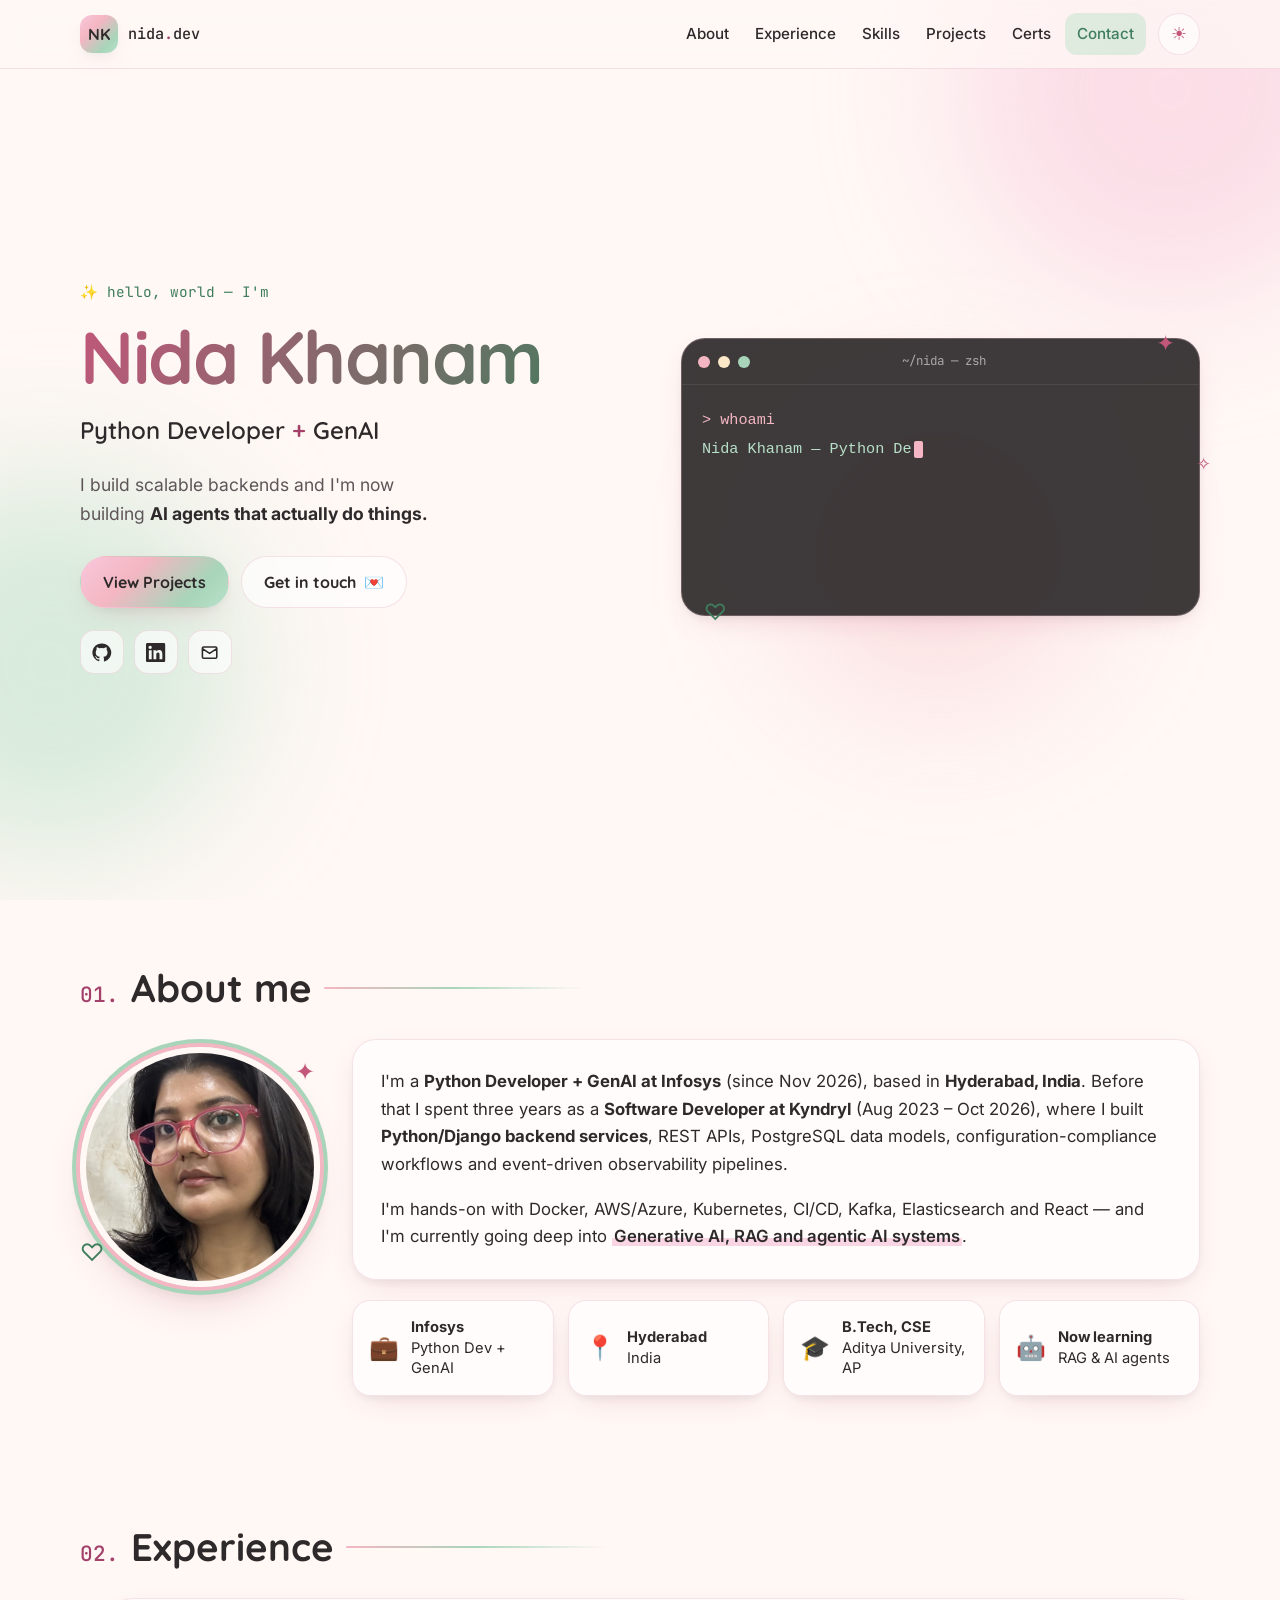
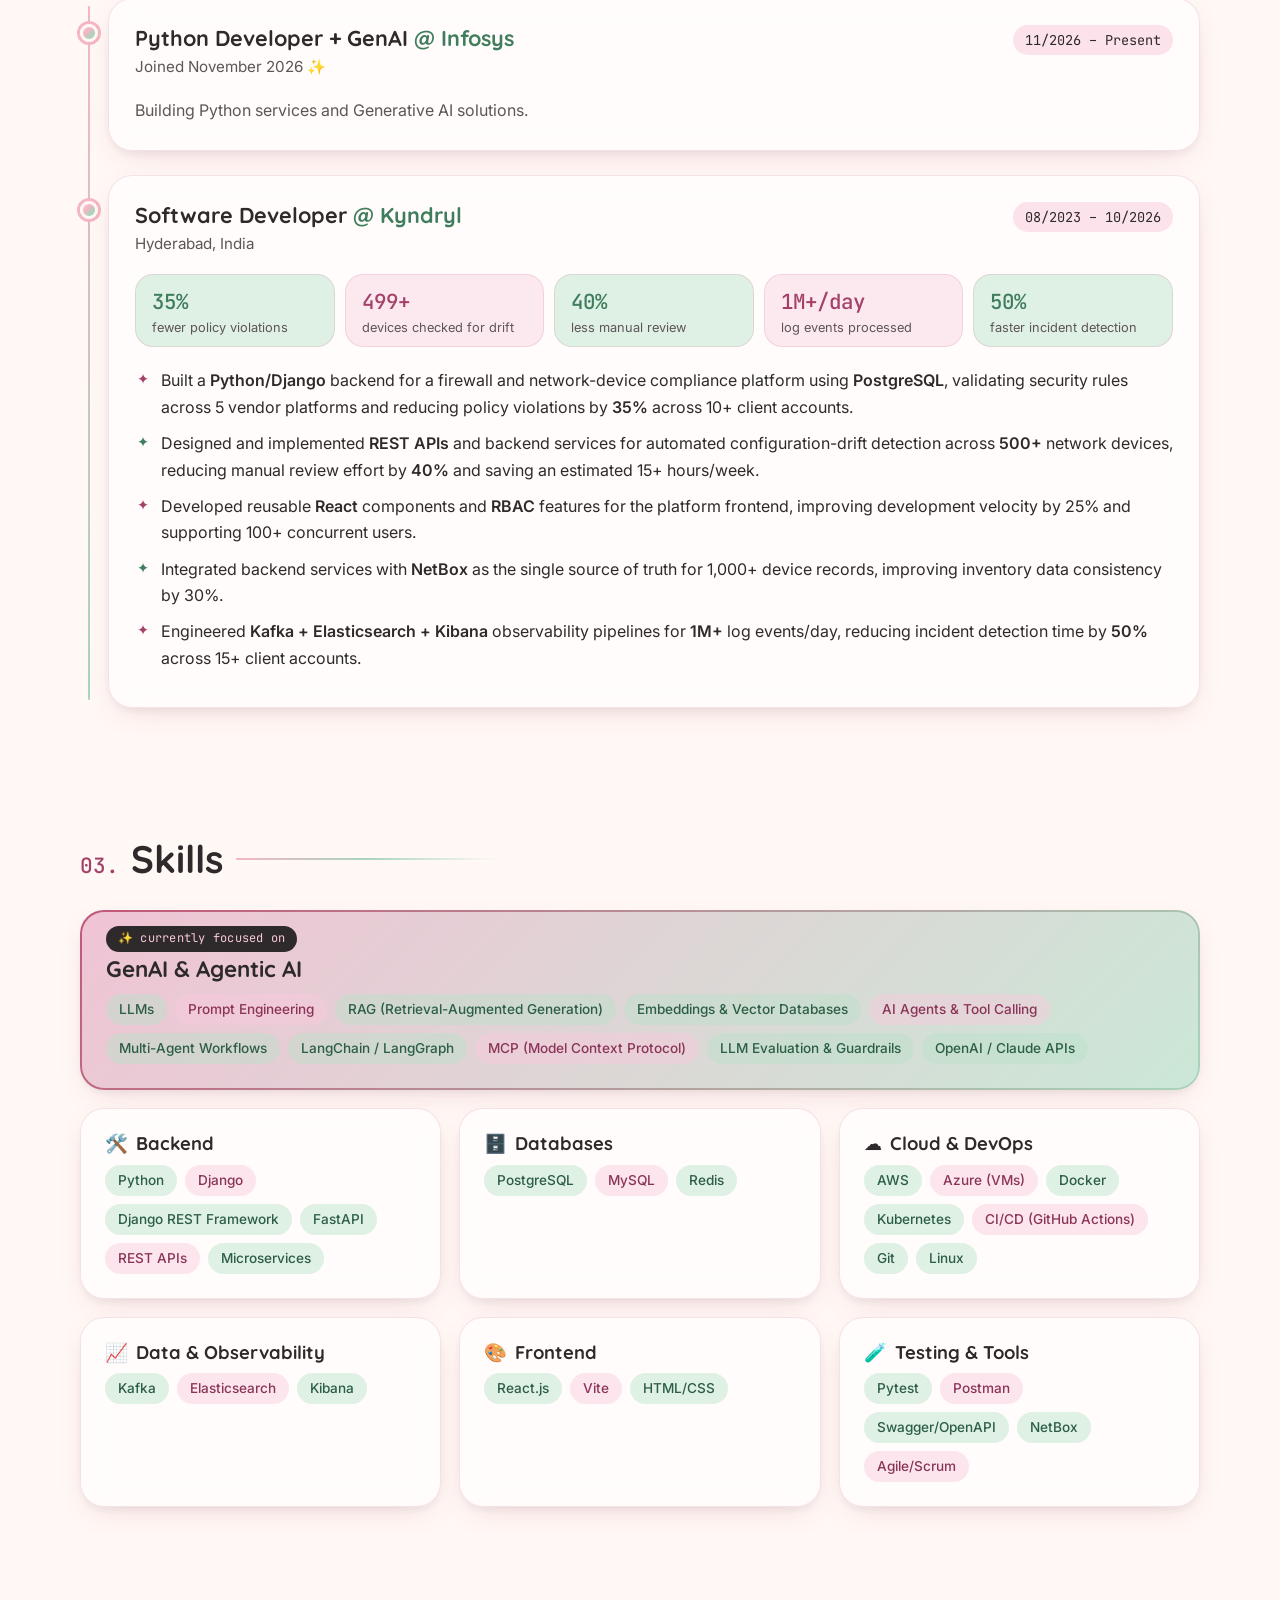
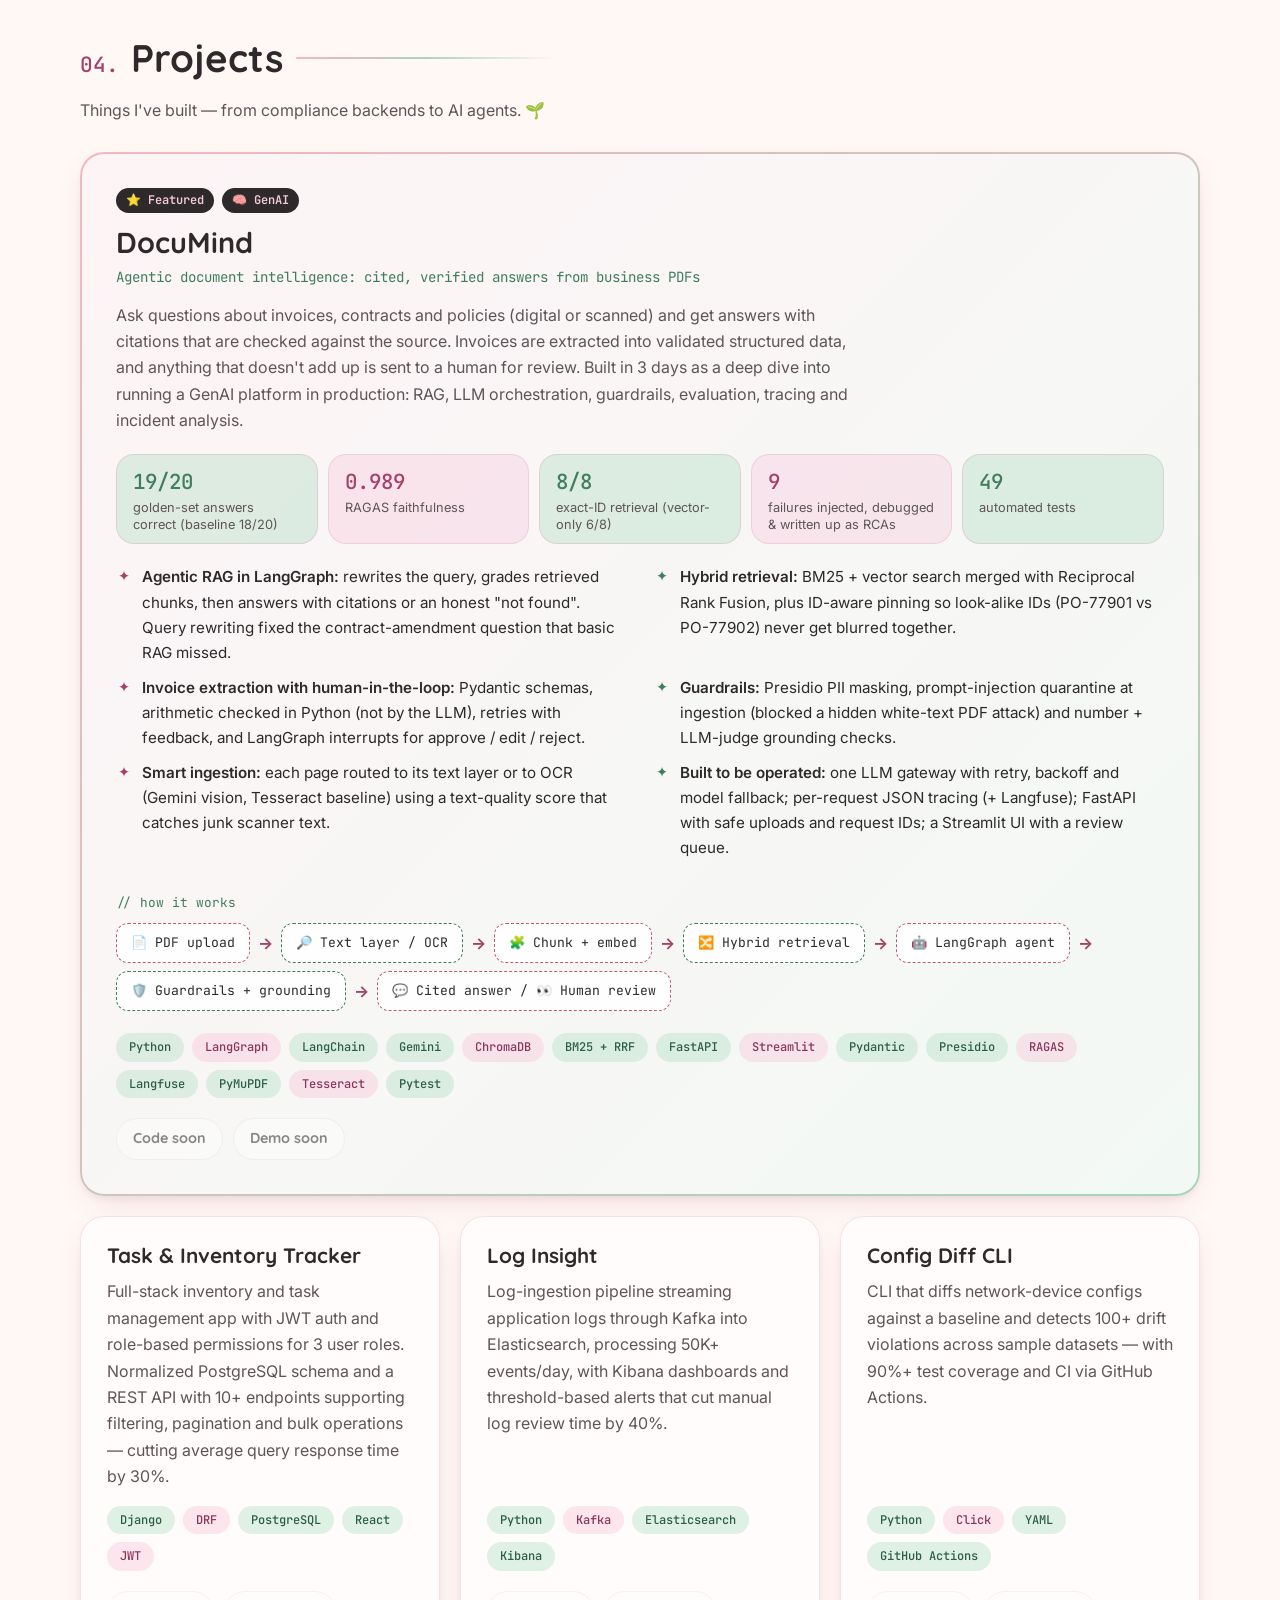
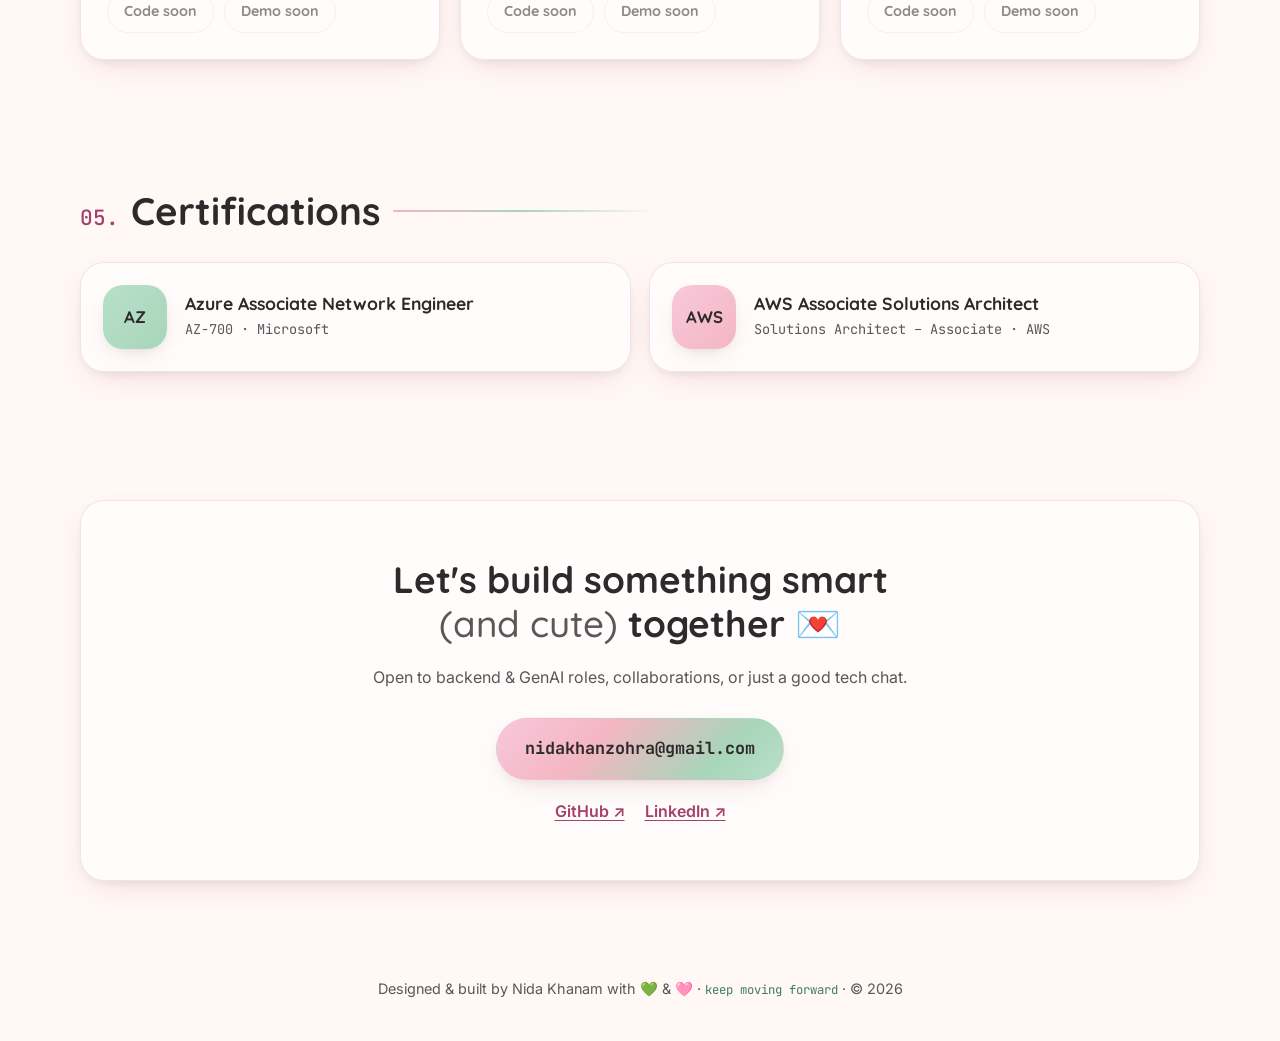
<file: portfolio/index.html>
<!DOCTYPE html>
<html lang="en" data-theme="light">
<head>
  <meta charset="UTF-8" />
  <meta name="viewport" content="width=device-width, initial-scale=1" />
  <title>Nida Khanam · Python Developer + GenAI</title>
  <meta name="description" content="Nida Khanam is a Python Developer + GenAI at Infosys in Hyderabad, building scalable Python/Django backends, event-driven pipelines and GenAI / agentic AI systems (RAG, LLM agents, tool calling)." />
  <meta name="author" content="Nida Khanam" />
  <meta name="theme-color" content="#FFF8F5" media="(prefers-color-scheme: light)" />
  <meta name="theme-color" content="#1E1424" media="(prefers-color-scheme: dark)" />

  <!-- Open Graph / social preview (update og:url after you publish) -->
  <meta property="og:type" content="website" />
  <meta property="og:title" content="Nida Khanam · Python Developer + GenAI" />
  <meta property="og:description" content="I build scalable backends and I'm now building AI agents that actually do things." />
  <meta property="og:url" content="https://nidakhanam.github.io/" />
  <meta property="og:image" content="https://nidakhanam.github.io/assets/og-image.png" />
  <meta property="og:image:width" content="1200" />
  <meta property="og:image:height" content="630" />
  <meta property="og:image:alt" content="Nida Khanam — Python Developer + GenAI" />
  <meta name="twitter:card" content="summary_large_image" />
  <meta name="twitter:title" content="Nida Khanam · Python Developer + GenAI" />
  <meta name="twitter:description" content="I build scalable backends and I'm now building AI agents that actually do things." />
  <meta name="twitter:image" content="https://nidakhanam.github.io/assets/og-image.png" />

  <!-- Inline SVG favicon with initials -->
  <link rel="icon" href="data:image/svg+xml,%3Csvg xmlns='http://www.w3.org/2000/svg' viewBox='0 0 64 64'%3E%3Cdefs%3E%3ClinearGradient id='g' x1='0' y1='0' x2='1' y2='1'%3E%3Cstop offset='0' stop-color='%23F8C8DC'/%3E%3Cstop offset='1' stop-color='%23B8E0C8'/%3E%3C/linearGradient%3E%3C/defs%3E%3Crect width='64' height='64' rx='16' fill='url(%23g)'/%3E%3Ctext x='50%25' y='54%25' dominant-baseline='middle' text-anchor='middle' font-family='Verdana,sans-serif' font-weight='700' font-size='26' fill='%232E2A2B'%3ENK%3C/text%3E%3C/svg%3E" />

  <link rel="preconnect" href="https://fonts.googleapis.com" />
  <link rel="preconnect" href="https://fonts.gstatic.com" crossorigin />
  <link href="https://fonts.googleapis.com/css2?family=Quicksand:wght@500;600;700&family=Inter:wght@400;500;600&family=JetBrains+Mono:wght@400;500&display=swap" rel="stylesheet" />
  <link rel="stylesheet" href="styles.css?v=5" />

  <!-- Apply saved / system theme before paint to avoid a flash -->
  <script>
    (function () {
      var t = null;
      try { t = localStorage.getItem("theme"); } catch (e) {}
      if (!t) t = window.matchMedia && window.matchMedia("(prefers-color-scheme: dark)").matches ? "dark" : "light";
      document.documentElement.setAttribute("data-theme", t);
      document.documentElement.classList.add("js");
    })();
  </script>
  <script src="script.js?v=5" defer></script>
</head>
<body>
  <a class="skip-link" href="#main">Skip to content</a>

  <!-- Floating pastel blobs (decorative) -->
  <div class="blobs" aria-hidden="true">
    <span class="blob blob--pink"></span>
    <span class="blob blob--green"></span>
    <span class="blob blob--mix"></span>
  </div>

  <header class="site-header">
    <nav class="nav container" aria-label="Main">
      <a href="#top" class="nav__brand" aria-label="Nida Khanam, back to top">
        <span class="nav__logo" aria-hidden="true">NK</span>
        <span class="nav__name">nida<span class="accent-rose">.</span>dev</span>
      </a>

      <button class="nav__toggle" type="button" aria-expanded="false" aria-controls="nav-menu" aria-label="Open menu">
        <span></span><span></span><span></span>
      </button>

      <ul class="nav__links" id="nav-menu">
        <li><a href="#about">About</a></li>
        <li><a href="#experience">Experience</a></li>
        <li><a href="#skills">Skills</a></li>
        <li><a href="#projects">Projects</a></li>
        <li><a href="#certifications">Certs</a></li>
        <li><a href="#contact">Contact</a></li>
      </ul>

      <button class="theme-toggle" type="button" aria-label="Switch to dark theme" aria-pressed="false">
        <span class="theme-toggle__icon theme-toggle__icon--sun" aria-hidden="true">☀︎</span>
        <span class="theme-toggle__icon theme-toggle__icon--moon" aria-hidden="true">☾</span>
      </button>
    </nav>
  </header>

  <main id="main">
    <!-- ============ HERO ============ -->
    <section class="hero container" id="top" aria-labelledby="hero-title">
      <div class="hero__text">
        <p class="eyebrow"><span aria-hidden="true">✨</span> hello, world — I'm</p>
        <h1 id="hero-title" class="hero__name">Nida Khanam</h1>
        <p class="hero__title">Python Developer <span class="dot" aria-hidden="true">+</span> GenAI</p>
        <p class="hero__tagline">I build scalable backends and I'm now building <strong>AI agents that actually do things.</strong></p>

        <div class="hero__actions">
          <a href="#projects" class="btn btn--primary">View Projects</a>
          <a href="#contact" class="btn btn--ghost">Get in touch <span aria-hidden="true">💌</span></a>
        </div>

        <ul class="socials" aria-label="Social links">
          <li>
            <a href="https://github.com/nidakhanam" data-link="github" target="_blank" rel="noopener" aria-label="GitHub profile">
              <svg class="icon" viewBox="0 0 24 24" aria-hidden="true"><path fill="currentColor" d="M12 .5a11.5 11.5 0 0 0-3.64 22.41c.58.1.79-.25.79-.56v-2c-3.2.7-3.88-1.37-3.88-1.37-.53-1.33-1.28-1.69-1.28-1.69-1.05-.72.08-.7.08-.7 1.16.08 1.77 1.19 1.77 1.19 1.03 1.77 2.7 1.26 3.36.96.1-.75.4-1.26.73-1.55-2.55-.29-5.24-1.28-5.24-5.68 0-1.26.45-2.28 1.19-3.09-.12-.29-.52-1.46.11-3.05 0 0 .97-.31 3.17 1.18a11 11 0 0 1 5.77 0c2.2-1.49 3.17-1.18 3.17-1.18.63 1.59.23 2.76.11 3.05.74.81 1.19 1.83 1.19 3.09 0 4.41-2.69 5.38-5.26 5.67.41.36.78 1.06.78 2.14v3.17c0 .31.21.67.8.56A11.5 11.5 0 0 0 12 .5Z"/></svg>
            </a>
          </li>
          <li>
            <a href="https://www.linkedin.com/in/nida-khanam-b4398920a/" data-link="linkedin" target="_blank" rel="noopener" aria-label="LinkedIn profile">
              <svg class="icon" viewBox="0 0 24 24" aria-hidden="true"><path fill="currentColor" d="M20.45 20.45h-3.56v-5.57c0-1.33-.02-3.04-1.85-3.04-1.86 0-2.14 1.45-2.14 2.94v5.67H9.35V9h3.41v1.56h.05c.48-.9 1.64-1.85 3.37-1.85 3.6 0 4.27 2.37 4.27 5.46v6.28ZM5.34 7.43a2.07 2.07 0 1 1 0-4.13 2.07 2.07 0 0 1 0 4.13ZM7.12 20.45H3.56V9h3.56v11.45ZM22.22 0H1.77C.79 0 0 .77 0 1.73v20.54C0 23.23.79 24 1.77 24h20.45c.98 0 1.78-.77 1.78-1.73V1.73C24 .77 23.2 0 22.22 0Z"/></svg>
            </a>
          </li>
          <li>
            <a href="mailto:nidakhanzohra@gmail.com" data-link="email" aria-label="Send me an email">
              <svg class="icon" viewBox="0 0 24 24" aria-hidden="true"><path d="M3 6.5A1.5 1.5 0 0 1 4.5 5h15A1.5 1.5 0 0 1 21 6.5v11a1.5 1.5 0 0 1-1.5 1.5h-15A1.5 1.5 0 0 1 3 17.5v-11Zm0 .5 9 6 9-6" fill="none" stroke="currentColor" stroke-width="2" stroke-linejoin="round"/></svg>
            </a>
          </li>
        </ul>
      </div>

      <!-- Fake terminal window -->
      <div class="terminal glass" role="img" aria-label="Terminal: whoami prints Nida Khanam, Python Developer + GenAI. cat skills.txt prints Python, Django, GenAI, RAG, Agents, Kafka.">
        <div class="terminal__bar" aria-hidden="true">
          <span class="tdot tdot--pink"></span>
          <span class="tdot tdot--cream"></span>
          <span class="tdot tdot--green"></span>
          <span class="terminal__title">~/nida — zsh</span>
        </div>
        <pre class="terminal__body" aria-hidden="true"><code id="terminal-output"></code><span class="cursor"></span></pre>
        <span class="sparkle sparkle--1" aria-hidden="true">✦</span>
        <span class="sparkle sparkle--2" aria-hidden="true">♡</span>
        <span class="sparkle sparkle--3" aria-hidden="true">✧</span>
      </div>
    </section>

    <!-- ============ ABOUT ============ -->
    <section class="section container" id="about" aria-labelledby="about-title">
      <h2 class="section__title reveal" id="about-title"><span class="section__num">01.</span> About me</h2>
      <div class="about reveal">
        <figure class="about__photo">
          <img src="assets/nida-khanam.jpg" width="600" height="600" loading="lazy" decoding="async"
               alt="Portrait of Nida Khanam wearing pink-framed glasses and a black top" />
          <span class="about__photo-sparkle about__photo-sparkle--1" aria-hidden="true">✦</span>
          <span class="about__photo-sparkle about__photo-sparkle--2" aria-hidden="true">♡</span>
        </figure>
        <div class="about__card glass">
          <p>
            I'm a <strong>Python Developer + GenAI at Infosys</strong> (since Nov 2026), based in
            <strong>Hyderabad, India</strong>. Before that I spent three years as a
            <strong>Software Developer at Kyndryl</strong> (Aug 2023 – Oct 2026), where I built <strong>Python/Django backend services</strong>,
            REST APIs, PostgreSQL data models, configuration-compliance workflows and
            event-driven observability pipelines.
          </p>
          <p>
            I'm hands-on with Docker, AWS/Azure, Kubernetes, CI/CD, Kafka, Elasticsearch and React —
            and I'm currently going deep into <span class="hl">Generative AI, RAG and agentic AI systems</span>.
          </p>
        </div>
        <ul class="about__facts">
          <li class="fact glass"><span class="fact__icon" aria-hidden="true">💼</span><span><strong>Infosys</strong><br />Python Dev + GenAI</span></li>
          <li class="fact glass"><span class="fact__icon" aria-hidden="true">📍</span><span><strong>Hyderabad</strong><br />India</span></li>
          <li class="fact glass"><span class="fact__icon" aria-hidden="true">🎓</span><span><strong>B.Tech, CSE</strong><br />Aditya University, AP</span></li>
          <li class="fact glass"><span class="fact__icon" aria-hidden="true">🤖</span><span><strong>Now learning</strong><br />RAG &amp; AI agents</span></li>
        </ul>
      </div>
    </section>

    <!-- ============ EXPERIENCE ============ -->
    <section class="section container" id="experience" aria-labelledby="exp-title">
      <h2 class="section__title reveal" id="exp-title"><span class="section__num">02.</span> Experience</h2>

      <ol class="timeline">
        <li class="timeline__item reveal">
          <span class="timeline__marker" aria-hidden="true"></span>
          <article class="timeline__card glass">
            <header class="timeline__head">
              <div>
                <h3>Python Developer + GenAI <span class="at">@ Infosys</span></h3>
                <p class="muted">Joined November 2026 <span aria-hidden="true">✨</span></p>
              </div>
              <p class="pill pill--date pill--now"><time datetime="2026-11">11/2026</time> – Present</p>
            </header>
            <p class="timeline__note">Building Python services and Generative AI solutions.</p>
          </article>
        </li>

        <li class="timeline__item reveal">
          <span class="timeline__marker" aria-hidden="true"></span>
          <article class="timeline__card glass">
            <header class="timeline__head">
              <div>
                <h3>Software Developer <span class="at">@ Kyndryl</span></h3>
                <p class="muted">Hyderabad, India</p>
              </div>
              <p class="pill pill--date"><time datetime="2023-08">08/2023</time> – <time datetime="2026-10">10/2026</time></p>
            </header>

            <ul class="stats" aria-label="Key impact numbers">
              <li class="stat"><span class="stat__num" data-count="35" data-suffix="%">35%</span><span class="stat__label">fewer policy violations</span></li>
              <li class="stat"><span class="stat__num" data-count="500" data-suffix="+">500+</span><span class="stat__label">devices checked for drift</span></li>
              <li class="stat"><span class="stat__num" data-count="40" data-suffix="%">40%</span><span class="stat__label">less manual review</span></li>
              <li class="stat"><span class="stat__num" data-count="1" data-suffix="M+/day">1M+/day</span><span class="stat__label">log events processed</span></li>
              <li class="stat"><span class="stat__num" data-count="50" data-suffix="%">50%</span><span class="stat__label">faster incident detection</span></li>
            </ul>

            <ul class="bullets">
              <li>Built a <strong>Python/Django</strong> backend for a firewall and network-device compliance platform using <strong>PostgreSQL</strong>, validating security rules across 5 vendor platforms and reducing policy violations by <strong>35%</strong> across 10+ client accounts.</li>
              <li>Designed and implemented <strong>REST APIs</strong> and backend services for automated configuration-drift detection across <strong>500+</strong> network devices, reducing manual review effort by <strong>40%</strong> and saving an estimated 15+ hours/week.</li>
              <li>Developed reusable <strong>React</strong> components and <strong>RBAC</strong> features for the platform frontend, improving development velocity by 25% and supporting 100+ concurrent users.</li>
              <li>Integrated backend services with <strong>NetBox</strong> as the single source of truth for 1,000+ device records, improving inventory data consistency by 30%.</li>
              <li>Engineered <strong>Kafka + Elasticsearch + Kibana</strong> observability pipelines for <strong>1M+</strong> log events/day, reducing incident detection time by <strong>50%</strong> across 15+ client accounts.</li>
            </ul>
          </article>
        </li>
      </ol>
    </section>

    <!-- ============ SKILLS ============ -->
    <section class="section container" id="skills" aria-labelledby="skills-title">
      <h2 class="section__title reveal" id="skills-title"><span class="section__num">03.</span> Skills</h2>

      <div class="skills">
        <article class="skill-card skill-card--featured glass reveal">
          <span class="ribbon"><span aria-hidden="true">✨</span> currently focused on</span>
          <h3>GenAI &amp; Agentic AI</h3>
          <ul class="tags">
            <li>LLMs</li><li>Prompt Engineering</li><li>RAG (Retrieval-Augmented Generation)</li>
            <li>Embeddings &amp; Vector Databases</li><li>AI Agents &amp; Tool Calling</li><li>Multi-Agent Workflows</li>
            <li>LangChain / LangGraph</li><li>MCP (Model Context Protocol)</li><li>LLM Evaluation &amp; Guardrails</li>
            <li>OpenAI / Claude APIs</li>
          </ul>
        </article>

        <article class="skill-card glass reveal">
          <h3><span aria-hidden="true">🛠️</span> Backend</h3>
          <ul class="tags"><li>Python</li><li>Django</li><li>Django REST Framework</li><li>FastAPI</li><li>REST APIs</li><li>Microservices</li></ul>
        </article>

        <article class="skill-card glass reveal">
          <h3><span aria-hidden="true">🗄️</span> Databases</h3>
          <ul class="tags"><li>PostgreSQL</li><li>MySQL</li><li>Redis</li></ul>
        </article>

        <article class="skill-card glass reveal">
          <h3><span aria-hidden="true">☁️</span> Cloud &amp; DevOps</h3>
          <ul class="tags"><li>AWS</li><li>Azure (VMs)</li><li>Docker</li><li>Kubernetes</li><li>CI/CD (GitHub Actions)</li><li>Git</li><li>Linux</li></ul>
        </article>

        <article class="skill-card glass reveal">
          <h3><span aria-hidden="true">📈</span> Data &amp; Observability</h3>
          <ul class="tags"><li>Kafka</li><li>Elasticsearch</li><li>Kibana</li></ul>
        </article>

        <article class="skill-card glass reveal">
          <h3><span aria-hidden="true">🎨</span> Frontend</h3>
          <ul class="tags"><li>React.js</li><li>Vite</li><li>HTML/CSS</li></ul>
        </article>

        <article class="skill-card glass reveal">
          <h3><span aria-hidden="true">🧪</span> Testing &amp; Tools</h3>
          <ul class="tags"><li>Pytest</li><li>Postman</li><li>Swagger/OpenAPI</li><li>NetBox</li><li>Agile/Scrum</li></ul>
        </article>
      </div>
    </section>

    <!-- ============ PROJECTS ============ -->
    <section class="section container" id="projects" aria-labelledby="projects-title">
      <h2 class="section__title reveal" id="projects-title"><span class="section__num">04.</span> Projects</h2>
      <p class="section__lead reveal">Things I've built — from compliance backends to AI agents. <span aria-hidden="true">🌱</span></p>
      <!-- Cards are rendered from the PROJECTS array in script.js -->
      <div class="projects" id="projects-grid"></div>
      <noscript><p class="muted">Enable JavaScript to see my projects, or visit my <a href="https://github.com/nidakhanam">GitHub</a>.</p></noscript>
    </section>

    <!-- ============ CERTIFICATIONS ============ -->
    <section class="section container" id="certifications" aria-labelledby="certs-title">
      <h2 class="section__title reveal" id="certs-title"><span class="section__num">05.</span> Certifications</h2>
      <div class="certs">
        <article class="cert glass reveal">
          <span class="cert__badge cert__badge--azure" aria-hidden="true">AZ</span>
          <div>
            <h3>Azure Associate Network Engineer</h3>
            <p class="muted mono">AZ-700 · Microsoft</p>
          </div>
        </article>
        <article class="cert glass reveal">
          <span class="cert__badge cert__badge--aws" aria-hidden="true">AWS</span>
          <div>
            <h3>AWS Associate Solutions Architect</h3>
            <p class="muted mono">Solutions Architect – Associate · AWS</p>
          </div>
        </article>
      </div>
    </section>

    <!-- ============ CONTACT ============ -->
    <section class="section container" id="contact" aria-labelledby="contact-title">
      <div class="contact glass reveal">
        <h2 class="contact__title" id="contact-title">Let's build something smart <span class="soft">(and cute)</span> together <span aria-hidden="true">💌</span></h2>
        <p class="muted">Open to backend &amp; GenAI roles, collaborations, or just a good tech chat.</p>
        <a class="btn btn--primary btn--lg" href="mailto:nidakhanzohra@gmail.com" data-link="email">
          <span class="mono">nidakhanzohra@gmail.com</span>
        </a>
        <ul class="contact__links">
          <li><a href="https://github.com/nidakhanam" data-link="github" target="_blank" rel="noopener">GitHub ↗</a></li>
          <li><a href="https://www.linkedin.com/in/nida-khanam-b4398920a/" data-link="linkedin" target="_blank" rel="noopener">LinkedIn ↗</a></li>
        </ul>
      </div>
    </section>
  </main>

  <footer class="footer">
    <p>Designed &amp; built by Nida Khanam with <span aria-label="green heart">💚</span> &amp; <span aria-label="pink heart">🩷</span> · <em class="footer__motto">keep moving forward</em> · © 2026</p>
  </footer>
</body>
</html>
</file>
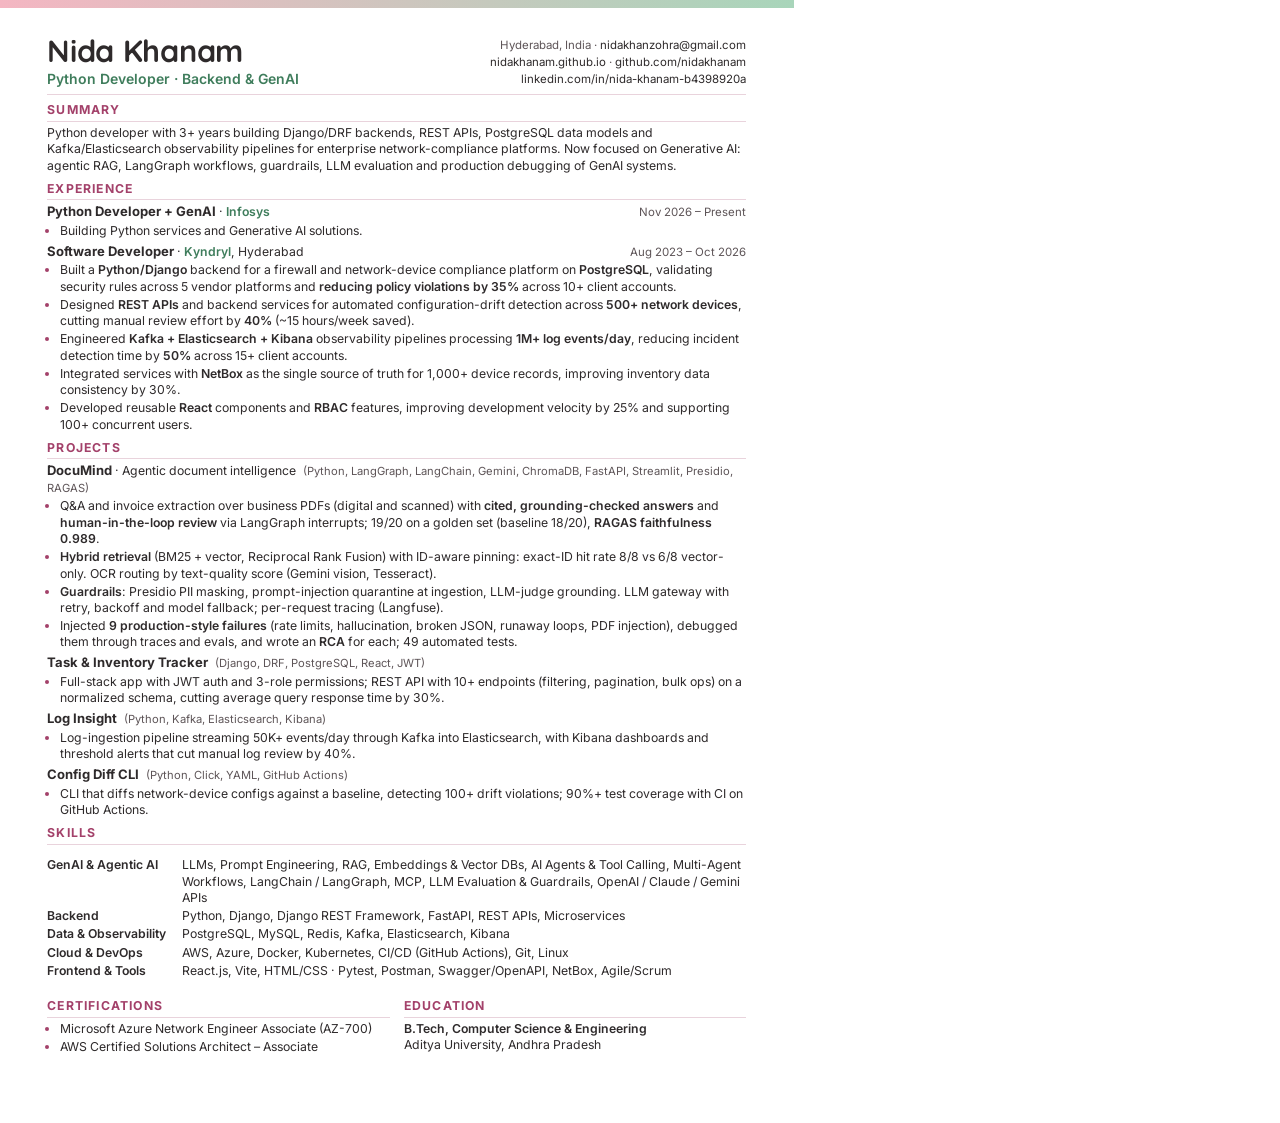
<file: resume/resume.html>
<!DOCTYPE html>
<html lang="en">
<head>
<meta charset="UTF-8" />
<title>Nida Khanam — Resume</title>
<link href="https://fonts.googleapis.com/css2?family=Inter:wght@400;500;600;700&family=Quicksand:wght@700&display=swap" rel="stylesheet" />
<style>
  @page { size: A4; margin: 0; }
  :root { --ink: #2E2A2B; --muted: #5E5558; --green: #3F7D5C; --rose: #A3416A; --line: #E9D3DC; }
  * { box-sizing: border-box; }
  html, body { margin: 0; }
  body { font-family: Inter, Arial, sans-serif; color: var(--ink); font-size: 9.2pt; line-height: 1.34; }
  .page { width: 210mm; height: 297mm; overflow: hidden; padding: 9.5mm 12.5mm 6mm; position: relative; }
  .page::before { content: ""; position: absolute; top: 0; left: 0; right: 0; height: 2.2mm; background: linear-gradient(90deg, #F4B6C2, #A8D5BA); }
  header { display: flex; justify-content: space-between; align-items: flex-end; border-bottom: 1.2px solid var(--line); padding-bottom: 6px; margin-bottom: 6px; }
  h1 { font-family: Quicksand, Inter, sans-serif; font-size: 23pt; line-height: 1; margin: 0 0 3px; color: var(--ink); letter-spacing: -0.3px; }
  .role { font-size: 10.5pt; font-weight: 600; color: var(--green); margin: 0; }
  .contact { text-align: right; font-size: 8.6pt; line-height: 1.5; color: var(--muted); }
  .contact a { color: var(--ink); text-decoration: none; }
  h2 { font-size: 9.2pt; text-transform: uppercase; letter-spacing: 1.2px; color: var(--rose); margin: 7px 0 3px; padding-bottom: 2px; border-bottom: 1px solid var(--line); }
  p { margin: 0; }
  .job, .proj { margin-bottom: 3.5px; }
  .row { display: flex; justify-content: space-between; align-items: baseline; gap: 10px; }
  .title { font-weight: 700; font-size: 9.8pt; }
  .org { font-weight: 600; color: var(--green); }
  .date { font-size: 8.6pt; color: var(--muted); white-space: nowrap; }
  .stack { font-size: 8.4pt; color: var(--muted); }
  ul { margin: 2px 0 0; padding-left: 13px; }
  li { margin: 0 0 1.6px; }
  li::marker { color: var(--rose); }
  b { font-weight: 600; }
  .skills { display: grid; grid-template-columns: 34mm 1fr; row-gap: 1.8px; column-gap: 6px; }
  .skills dt { font-weight: 600; }
  .skills dd { margin: 0; }
  .two { display: grid; grid-template-columns: 1fr 1fr; gap: 0 14px; }
  .proj .stack { margin-left: 4px; }
</style>
</head>
<body>
<div class="page">
  <header>
    <div>
      <h1>Nida Khanam</h1>
      <p class="role">Python Developer · Backend &amp; GenAI</p>
    </div>
    <div class="contact">
      Hyderabad, India · <a href="mailto:nidakhanzohra@gmail.com">nidakhanzohra@gmail.com</a><br />
      <a href="https://nidakhanam.github.io/">nidakhanam.github.io</a> · <a href="https://github.com/nidakhanam">github.com/nidakhanam</a><br />
      <a href="https://www.linkedin.com/in/nida-khanam-b4398920a/">linkedin.com/in/nida-khanam-b4398920a</a>
    </div>
  </header>

  <h2>Summary</h2>
  <p>Python developer with 3+ years building Django/DRF backends, REST APIs, PostgreSQL data models and Kafka/Elasticsearch observability pipelines for enterprise network-compliance platforms. Now focused on Generative AI: agentic RAG, LangGraph workflows, guardrails, LLM evaluation and production debugging of GenAI systems.</p>

  <h2>Experience</h2>
  <div class="job">
    <div class="row"><span><span class="title">Python Developer + GenAI</span> · <span class="org">Infosys</span></span><span class="date">Nov 2026 – Present</span></div>
    <ul><li>Building Python services and Generative AI solutions.</li></ul>
  </div>
  <div class="job">
    <div class="row"><span><span class="title">Software Developer</span> · <span class="org">Kyndryl</span>, Hyderabad</span><span class="date">Aug 2023 – Oct 2026</span></div>
    <ul>
      <li>Built a <b>Python/Django</b> backend for a firewall and network-device compliance platform on <b>PostgreSQL</b>, validating security rules across 5 vendor platforms and <b>reducing policy violations by 35%</b> across 10+ client accounts.</li>
      <li>Designed <b>REST APIs</b> and backend services for automated configuration-drift detection across <b>500+ network devices</b>, cutting manual review effort by <b>40%</b> (~15 hours/week saved).</li>
      <li>Engineered <b>Kafka + Elasticsearch + Kibana</b> observability pipelines processing <b>1M+ log events/day</b>, reducing incident detection time by <b>50%</b> across 15+ client accounts.</li>
      <li>Integrated services with <b>NetBox</b> as the single source of truth for 1,000+ device records, improving inventory data consistency by 30%.</li>
      <li>Developed reusable <b>React</b> components and <b>RBAC</b> features, improving development velocity by 25% and supporting 100+ concurrent users.</li>
    </ul>
  </div>

  <h2>Projects</h2>
  <div class="proj">
    <div class="row"><span><span class="title">DocuMind</span> · Agentic document intelligence <span class="stack">(Python, LangGraph, LangChain, Gemini, ChromaDB, FastAPI, Streamlit, Presidio, RAGAS)</span></span></div>
    <ul>
      <li>Q&amp;A and invoice extraction over business PDFs (digital and scanned) with <b>cited, grounding-checked answers</b> and <b>human-in-the-loop review</b> via LangGraph interrupts; 19/20 on a golden set (baseline 18/20), <b>RAGAS faithfulness 0.989</b>.</li>
      <li><b>Hybrid retrieval</b> (BM25 + vector, Reciprocal Rank Fusion) with ID-aware pinning: exact-ID hit rate 8/8 vs 6/8 vector-only. OCR routing by text-quality score (Gemini vision, Tesseract).</li>
      <li><b>Guardrails</b>: Presidio PII masking, prompt-injection quarantine at ingestion, LLM-judge grounding. LLM gateway with retry, backoff and model fallback; per-request tracing (Langfuse).</li>
      <li>Injected <b>9 production-style failures</b> (rate limits, hallucination, broken JSON, runaway loops, PDF injection), debugged them through traces and evals, and wrote an <b>RCA</b> for each; 49 automated tests.</li>
    </ul>
  </div>
  <div class="proj">
    <div class="row"><span><span class="title">Task &amp; Inventory Tracker</span> <span class="stack">(Django, DRF, PostgreSQL, React, JWT)</span></span></div>
    <ul><li>Full-stack app with JWT auth and 3-role permissions; REST API with 10+ endpoints (filtering, pagination, bulk ops) on a normalized schema, cutting average query response time by 30%.</li></ul>
  </div>
  <div class="proj">
    <div class="row"><span><span class="title">Log Insight</span> <span class="stack">(Python, Kafka, Elasticsearch, Kibana)</span></span></div>
    <ul><li>Log-ingestion pipeline streaming 50K+ events/day through Kafka into Elasticsearch, with Kibana dashboards and threshold alerts that cut manual log review by 40%.</li></ul>
  </div>
  <div class="proj">
    <div class="row"><span><span class="title">Config Diff CLI</span> <span class="stack">(Python, Click, YAML, GitHub Actions)</span></span></div>
    <ul><li>CLI that diffs network-device configs against a baseline, detecting 100+ drift violations; 90%+ test coverage with CI on GitHub Actions.</li></ul>
  </div>

  <h2>Skills</h2>
  <dl class="skills">
    <dt>GenAI &amp; Agentic AI</dt><dd>LLMs, Prompt Engineering, RAG, Embeddings &amp; Vector DBs, AI Agents &amp; Tool Calling, Multi-Agent Workflows, LangChain / LangGraph, MCP, LLM Evaluation &amp; Guardrails, OpenAI / Claude / Gemini APIs</dd>
    <dt>Backend</dt><dd>Python, Django, Django REST Framework, FastAPI, REST APIs, Microservices</dd>
    <dt>Data &amp; Observability</dt><dd>PostgreSQL, MySQL, Redis, Kafka, Elasticsearch, Kibana</dd>
    <dt>Cloud &amp; DevOps</dt><dd>AWS, Azure, Docker, Kubernetes, CI/CD (GitHub Actions), Git, Linux</dd>
    <dt>Frontend &amp; Tools</dt><dd>React.js, Vite, HTML/CSS · Pytest, Postman, Swagger/OpenAPI, NetBox, Agile/Scrum</dd>
  </dl>

  <div class="two">
    <div>
      <h2>Certifications</h2>
      <ul>
        <li>Microsoft Azure Network Engineer Associate (AZ-700)</li>
        <li>AWS Certified Solutions Architect – Associate</li>
      </ul>
    </div>
    <div>
      <h2>Education</h2>
      <p><b>B.Tech, Computer Science &amp; Engineering</b><br />Aditya University, Andhra Pradesh</p>
    </div>
  </div>
</div>
</body>
</html>
</file>
<file: portfolio/styles.css>
/* ==========================================================================
   Nida Khanam — Portfolio
   "girly tech coded": pastel mint + blush pink, glass cards, terminal vibes
   ========================================================================== */

/* ---------- Design tokens ---------- */
:root {
  /* Palette */
  --mint: #B8E0C8;
  --sage: #A8D5BA;
  --green-deep: #3F7D5C;
  --blush: #F8C8DC;
  --baby-pink: #F4B6C2;
  --rose-deep: #C2577A;
  --rose-text: #A3416A;      /* darker rose for small text (WCAG AA on cream) */
  --cream: #FFF8F5;
  --charcoal: #2E2A2B;

  /* Semantic (light) */
  --bg: var(--cream);
  --text: var(--charcoal);
  --text-muted: #5E5558;
  --accent-green: var(--green-deep);
  --accent-rose: var(--rose-text);
  --surface: rgba(255, 255, 255, 0.62);
  --surface-strong: rgba(255, 255, 255, 0.85);
  --border: rgba(194, 87, 122, 0.16);
  --shadow: 0 10px 30px -12px rgba(194, 87, 122, 0.28), 0 4px 12px -6px rgba(63, 125, 92, 0.18);
  --shadow-lift: 0 22px 44px -16px rgba(194, 87, 122, 0.38), 0 8px 20px -8px rgba(63, 125, 92, 0.24);
  --tag-bg: rgba(184, 224, 200, 0.45);
  --tag-text: #2C5E44;
  --grad: linear-gradient(135deg, var(--blush) 0%, var(--baby-pink) 35%, var(--sage) 75%, var(--mint) 100%);
  --grad-text: linear-gradient(120deg, var(--rose-deep), var(--green-deep));
  --blob-opacity: 0.55;

  /* Terminal */
  --term-bg: rgba(46, 42, 43, 0.92);
  --term-text: #F7EDF1;
  --term-prompt: #F4B6C2;
  --term-out: #B8E0C8;

  /* Type */
  --font-display: "Quicksand", "Fredoka", system-ui, sans-serif;
  --font-body: "Inter", system-ui, -apple-system, "Segoe UI", Roboto, sans-serif;
  --font-mono: "JetBrains Mono", ui-monospace, SFMono-Regular, Menlo, Consolas, monospace;

  /* Shape */
  --r-sm: 12px;
  --r-md: 18px;
  --r-lg: 24px;
  --r-pill: 999px;
  --container: 1120px;
  --nav-h: 68px;
}

[data-theme="dark"] {
  --bg: #1E1424;              /* deep plum */
  --text: #F5ECF0;
  --text-muted: #CBBEC6;
  --accent-green: var(--mint);
  --accent-rose: var(--baby-pink);
  --surface: rgba(52, 36, 58, 0.55);
  --surface-strong: rgba(52, 36, 58, 0.85);
  --border: rgba(248, 200, 220, 0.14);
  --shadow: 0 10px 30px -12px rgba(0, 0, 0, 0.6);
  --shadow-lift: 0 22px 44px -16px rgba(0, 0, 0, 0.7), 0 0 0 1px rgba(248, 200, 220, 0.18);
  --tag-bg: rgba(168, 213, 186, 0.14);
  --tag-text: #CFEFDC;
  --grad-text: linear-gradient(120deg, var(--baby-pink), var(--mint));
  --blob-opacity: 0.22;
  --term-bg: rgba(14, 26, 20, 0.85); /* forest */
}

/* ---------- Base ---------- */
*, *::before, *::after { box-sizing: border-box; }

html {
  scroll-behavior: smooth;
  scroll-padding-top: calc(var(--nav-h) + 12px);
  -webkit-text-size-adjust: 100%;
}

body {
  margin: 0;
  font-family: var(--font-body);
  font-size: 1rem;
  line-height: 1.65;
  color: var(--text);
  background: var(--bg);
  overflow-x: hidden;
  transition: background-color 0.4s ease, color 0.4s ease;
}

h1, h2, h3 { font-family: var(--font-display); line-height: 1.2; margin: 0 0 0.5em; }
p { margin: 0 0 1em; }
a { color: var(--accent-rose); text-decoration-thickness: 1px; text-underline-offset: 3px; }
img, svg { max-width: 100%; }
ul, ol { padding: 0; margin: 0; list-style: none; }

.container { width: min(100% - 32px, var(--container)); margin-inline: auto; }
.mono { font-family: var(--font-mono); }
.muted { color: var(--text-muted); }
.accent-rose { color: var(--accent-rose); }
.soft { color: var(--text-muted); font-weight: 500; }
.hl {
  background: linear-gradient(transparent 58%, rgba(248, 200, 220, 0.75) 58%);
  padding: 0 2px;
  font-weight: 600;
}
[data-theme="dark"] .hl { background: linear-gradient(transparent 58%, rgba(194, 87, 122, 0.45) 58%); }

/* Focus states (keyboard) */
:focus { outline: none; }
:focus-visible {
  outline: 3px solid var(--rose-deep);
  outline-offset: 3px;
  border-radius: 8px;
}
[data-theme="dark"] :focus-visible { outline-color: var(--baby-pink); }

.skip-link {
  position: absolute; left: 16px; top: -60px; z-index: 100;
  padding: 10px 16px; border-radius: var(--r-sm);
  background: var(--charcoal); color: #fff; font-weight: 600; text-decoration: none;
  transition: top 0.2s;
}
.skip-link:focus { top: 12px; }

.icon { width: 1.2em; height: 1.2em; flex-shrink: 0; }

/* Glassmorphism */
.glass {
  background: var(--surface);
  border: 1px solid var(--border);
  border-radius: var(--r-lg);
  box-shadow: var(--shadow);
  -webkit-backdrop-filter: blur(14px) saturate(140%);
  backdrop-filter: blur(14px) saturate(140%);
}

/* ---------- Background blobs ---------- */
.blobs { position: fixed; inset: 0; z-index: -1; overflow: hidden; pointer-events: none; }
.blob {
  position: absolute; border-radius: 50%;
  filter: blur(70px); opacity: var(--blob-opacity);
  animation: float 18s ease-in-out infinite;
}
.blob--pink  { width: 420px; height: 420px; background: var(--blush); top: -120px; right: -100px; }
.blob--green { width: 380px; height: 380px; background: var(--mint); bottom: 5%; left: -140px; animation-delay: -6s; }
.blob--mix   { width: 300px; height: 300px; background: var(--baby-pink); top: 45%; right: 15%; animation-delay: -12s; opacity: calc(var(--blob-opacity) * 0.7); }

@keyframes float {
  0%, 100% { transform: translate(0, 0) scale(1); }
  33%      { transform: translate(30px, -40px) scale(1.06); }
  66%      { transform: translate(-25px, 25px) scale(0.95); }
}

/* ---------- Nav ---------- */
.site-header {
  position: sticky; top: 0; z-index: 50;
  background: color-mix(in srgb, var(--bg) 72%, transparent);
  -webkit-backdrop-filter: blur(14px);
  backdrop-filter: blur(14px);
  border-bottom: 1px solid var(--border);
}
.nav { height: var(--nav-h); display: flex; align-items: center; gap: 12px; }
.nav__brand { display: flex; align-items: center; gap: 10px; text-decoration: none; color: var(--text); margin-right: auto; }
.nav__logo {
  display: grid; place-items: center; width: 38px; height: 38px;
  border-radius: 12px; background: var(--grad);
  font-family: var(--font-display); font-weight: 700; color: var(--charcoal);
  box-shadow: var(--shadow);
}
.nav__name { font-family: var(--font-mono); font-weight: 500; font-size: 0.95rem; }

.nav__links {
  position: absolute; top: var(--nav-h); left: 0; right: 0;
  display: flex; flex-direction: column; gap: 4px;
  padding: 12px 16px 18px;
  background: var(--surface-strong);
  -webkit-backdrop-filter: blur(16px);
  backdrop-filter: blur(16px);
  border-bottom: 1px solid var(--border);
  box-shadow: var(--shadow);
  transform: translateY(-8px); opacity: 0; visibility: hidden;
  transition: opacity 0.25s ease, transform 0.25s ease, visibility 0.25s;
}
.nav__links.is-open { transform: none; opacity: 1; visibility: visible; }
.nav__links a {
  display: block; padding: 10px 14px; border-radius: var(--r-sm);
  color: var(--text); text-decoration: none; font-weight: 500;
  transition: background-color 0.2s, color 0.2s;
}
.nav__links a:hover, .nav__links a.is-active { background: var(--tag-bg); color: var(--accent-green); }

.nav__toggle {
  order: 3; display: inline-flex; flex-direction: column; justify-content: center; gap: 5px;
  width: 42px; height: 42px; padding: 10px;
  border: 1px solid var(--border); border-radius: var(--r-sm);
  background: var(--surface); cursor: pointer;
}
.nav__toggle span { display: block; height: 2px; border-radius: 2px; background: var(--text); transition: transform 0.25s, opacity 0.25s; }
.nav__toggle[aria-expanded="true"] span:nth-child(1) { transform: translateY(7px) rotate(45deg); }
.nav__toggle[aria-expanded="true"] span:nth-child(2) { opacity: 0; }
.nav__toggle[aria-expanded="true"] span:nth-child(3) { transform: translateY(-7px) rotate(-45deg); }

.theme-toggle {
  position: relative; width: 42px; height: 42px;
  border: 1px solid var(--border); border-radius: var(--r-pill);
  background: var(--surface); color: var(--text); cursor: pointer;
  font-size: 1.15rem; overflow: hidden;
  transition: transform 0.2s;
}
.theme-toggle:hover { transform: rotate(-12deg); }
.theme-toggle__icon { position: absolute; inset: 0; display: grid; place-items: center; transition: transform 0.35s ease, opacity 0.35s ease; }
.theme-toggle__icon--sun { color: var(--rose-deep); }
.theme-toggle__icon--moon { color: var(--mint); transform: translateY(100%); opacity: 0; }
[data-theme="dark"] .theme-toggle__icon--sun { transform: translateY(-100%); opacity: 0; }
[data-theme="dark"] .theme-toggle__icon--moon { transform: none; opacity: 1; }

@media (min-width: 860px) {
  .nav__toggle { display: none; }
  .nav__links {
    position: static; flex-direction: row; gap: 2px; padding: 0;
    background: none; border: 0; box-shadow: none;
    -webkit-backdrop-filter: none; backdrop-filter: none;
    transform: none; opacity: 1; visibility: visible;
  }
  .nav__links a { padding: 8px 12px; font-size: 0.95rem; }
}

/* ---------- Buttons ---------- */
.btn {
  display: inline-flex; align-items: center; justify-content: center; gap: 8px;
  padding: 12px 22px; border-radius: var(--r-pill);
  font-family: var(--font-display); font-weight: 700; font-size: 1rem;
  text-decoration: none; cursor: pointer; border: 1px solid transparent;
  transition: transform 0.2s ease, box-shadow 0.2s ease, background-color 0.2s;
}
.btn:hover { transform: translateY(-2px); box-shadow: var(--shadow-lift); }
.btn--primary { background: var(--grad); color: var(--charcoal); box-shadow: var(--shadow); }
.btn--ghost { background: var(--surface); color: var(--text); border-color: var(--border); }
.btn--ghost:hover { border-color: var(--rose-deep); }
.btn--sm { padding: 8px 16px; font-size: 0.9rem; }
.btn--lg { padding: 16px 28px; font-size: 1.05rem; }
.btn[aria-disabled="true"] { opacity: 0.55; pointer-events: none; }

/* ---------- Hero ---------- */
.hero {
  display: grid; gap: 40px; align-items: center;
  padding-block: 56px 72px;
  min-height: calc(100svh - var(--nav-h));
}
.eyebrow { font-family: var(--font-mono); font-size: 0.9rem; color: var(--accent-green); margin-bottom: 0.6em; }
.hero__name {
  font-size: clamp(2.6rem, 9vw, 4.6rem); font-weight: 700; letter-spacing: -0.02em;
  background: var(--grad-text); -webkit-background-clip: text; background-clip: text; color: transparent;
  margin-bottom: 0.15em;
}
.hero__title { font-family: var(--font-display); font-weight: 600; font-size: clamp(1.15rem, 3.4vw, 1.5rem); margin-bottom: 0.8em; }
.hero__title .dot { color: var(--accent-rose); }
.hero__tagline { font-size: 1.1rem; color: var(--text-muted); max-width: 34ch; }
.hero__tagline strong { color: var(--text); }
.hero__actions { display: flex; flex-wrap: wrap; gap: 12px; margin-block: 28px 22px; }

.socials { display: flex; gap: 10px; }
.socials a {
  display: grid; place-items: center; width: 44px; height: 44px;
  border-radius: 14px; color: var(--text);
  background: var(--surface); border: 1px solid var(--border);
  transition: transform 0.2s, color 0.2s, border-color 0.2s;
}
.socials a:hover { transform: translateY(-3px); color: var(--accent-rose); border-color: var(--rose-deep); }

/* Terminal */
.terminal { position: relative; overflow: visible; padding: 0; background: var(--term-bg); border-color: rgba(248, 200, 220, 0.25); }
.terminal__bar {
  display: flex; align-items: center; gap: 8px; padding: 12px 16px;
  border-bottom: 1px solid rgba(255, 255, 255, 0.08);
}
.tdot { width: 12px; height: 12px; border-radius: 50%; }
.tdot--pink  { background: var(--baby-pink); }
.tdot--cream { background: #FCE7C8; }
.tdot--green { background: var(--sage); }
.terminal__title { margin-left: auto; margin-right: auto; padding-right: 52px; font-family: var(--font-mono); font-size: 0.78rem; color: rgba(247, 237, 241, 0.6); }
.terminal__body {
  margin: 0; padding: 20px 20px 26px; min-height: 230px;
  font-family: var(--font-mono); font-size: clamp(0.8rem, 2.6vw, 0.95rem); line-height: 1.8;
  color: var(--term-text); white-space: pre-wrap; word-break: break-word;
}
.terminal__body .prompt { color: var(--term-prompt); }
.terminal__body .out { color: var(--term-out); }
.terminal__body .comment { color: rgba(247, 237, 241, 0.45); }
.cursor {
  display: inline-block; width: 0.6em; height: 1.15em; margin-left: 2px;
  background: var(--baby-pink); vertical-align: text-bottom; border-radius: 2px;
  animation: blink 1s steps(1) infinite;
}
@keyframes blink { 50% { opacity: 0; } }

.sparkle { position: absolute; font-size: 1.4rem; color: var(--rose-deep); animation: twinkle 3s ease-in-out infinite; }
.sparkle--1 { top: -14px; right: 24px; }
.sparkle--2 { bottom: -16px; left: 22px; color: var(--green-deep); animation-delay: -1s; }
.sparkle--3 { top: 40%; right: -12px; font-size: 1.1rem; animation-delay: -2s; }
[data-theme="dark"] .sparkle { color: var(--baby-pink); }
[data-theme="dark"] .sparkle--2 { color: var(--mint); }
@keyframes twinkle { 0%, 100% { transform: scale(1) rotate(0); opacity: 1; } 50% { transform: scale(0.7) rotate(20deg); opacity: 0.5; } }

@media (min-width: 900px) {
  .hero { grid-template-columns: 1.05fr 1fr; gap: 56px; }
}

/* ---------- Sections ---------- */
.section { padding-block: 64px; }
.section__title {
  display: flex; align-items: baseline; gap: 12px;
  font-size: clamp(1.8rem, 5vw, 2.4rem); font-weight: 700; margin-bottom: 28px;
}
.section__title::after {
  content: ""; flex: 1; height: 2px; max-width: 260px; align-self: center;
  background: linear-gradient(90deg, var(--baby-pink), var(--sage), transparent); border-radius: 2px;
}
.section__num { font-family: var(--font-mono); font-size: 0.55em; font-weight: 500; color: var(--accent-rose); }
.section__lead { color: var(--text-muted); margin-top: -12px; margin-bottom: 28px; }

/* Scroll reveal */
.js .reveal { opacity: 0; transform: translateY(24px); transition: opacity 0.7s ease, transform 0.7s ease; }
.js .reveal.is-visible { opacity: 1; transform: none; }

/* ---------- About ---------- */
.about { display: grid; gap: 20px; }
.about__card { padding: 28px; font-size: 1.05rem; }
.about__card p:last-child { margin-bottom: 0; }
.about__facts { display: grid; grid-template-columns: repeat(2, 1fr); gap: 14px; }
.fact { display: flex; align-items: center; gap: 12px; padding: 16px; border-radius: var(--r-md); font-size: 0.92rem; line-height: 1.4; transition: transform 0.25s, box-shadow 0.25s; }
.fact:hover { transform: translateY(-4px); box-shadow: var(--shadow-lift); }
.fact__icon { font-size: 1.5rem; }
.about__photo { position: relative; margin: 0 auto 8px; width: min(220px, 60vw); aspect-ratio: 1; }
.about__photo img {
  display: block; width: 100%; height: 100%; object-fit: cover; object-position: 50% 40%;
  border-radius: 50%; border: 6px solid var(--bg);
  box-shadow: 0 0 0 4px var(--baby-pink), 0 0 0 8px var(--sage), var(--shadow-lift);
}
.about__photo-sparkle { position: absolute; font-size: 1.5rem; color: var(--rose-deep); animation: twinkle 3s ease-in-out infinite; }
.about__photo-sparkle--1 { top: 2%; right: 2%; }
.about__photo-sparkle--2 { bottom: 6%; left: 0; color: var(--green-deep); animation-delay: -1.5s; }
[data-theme="dark"] .about__photo-sparkle { color: var(--baby-pink); }
[data-theme="dark"] .about__photo-sparkle--2 { color: var(--mint); }
@media (min-width: 900px) {
  .about { grid-template-columns: 240px 1fr; grid-template-areas: "photo card" "photo facts"; align-items: start; column-gap: 32px; }
  .about__photo { grid-area: photo; width: 240px; margin: 8px 0 0; }
  .about__card { grid-area: card; }
  .about__facts { grid-area: facts; grid-template-columns: repeat(4, 1fr); }
}

/* ---------- Experience / timeline ---------- */
.timeline { position: relative; padding-left: 28px; }
.timeline::before {
  content: ""; position: absolute; left: 8px; top: 8px; bottom: 8px; width: 2px;
  background: linear-gradient(var(--baby-pink), var(--sage)); border-radius: 2px;
}
.timeline__item { position: relative; }
.timeline__item + .timeline__item { margin-top: 24px; }
.timeline__note { margin: 0; color: var(--text-muted); }
.pill--now { background: rgba(184, 224, 200, 0.6); }
[data-theme="dark"] .pill--now { background: rgba(63, 125, 92, 0.45); }
.timeline__marker {
  position: absolute; left: -28px; top: 26px; width: 18px; height: 18px; border-radius: 50%;
  background: var(--grad); border: 3px solid var(--bg); box-shadow: 0 0 0 3px var(--baby-pink);
}
.timeline__card { padding: 26px; }
.timeline__head { display: flex; flex-wrap: wrap; justify-content: space-between; gap: 8px 16px; margin-bottom: 18px; }
.timeline__head h3 { font-size: 1.35rem; margin-bottom: 0.15em; }
.timeline__head .muted { margin: 0; font-size: 0.95rem; }
.at { color: var(--accent-green); }

.pill { display: inline-block; padding: 4px 12px; border-radius: var(--r-pill); font-size: 0.85rem; font-family: var(--font-mono); margin: 0; align-self: flex-start; }
.pill--date { background: rgba(248, 200, 220, 0.5); color: var(--charcoal); }
[data-theme="dark"] .pill--date { background: rgba(194, 87, 122, 0.3); color: var(--text); }

.stats { display: flex; flex-wrap: wrap; gap: 10px; margin-bottom: 20px; }
.stat {
  display: flex; flex-direction: column; padding: 10px 16px; border-radius: var(--r-md);
  background: var(--tag-bg); border: 1px solid var(--border); min-width: 120px; flex: 1 1 120px;
  transition: transform 0.25s;
}
.stat:nth-child(even) { background: rgba(248, 200, 220, 0.38); }
[data-theme="dark"] .stat:nth-child(even) { background: rgba(194, 87, 122, 0.18); }
.stat:hover { transform: translateY(-3px); }
.stat__num { font-family: var(--font-mono); font-weight: 500; font-size: 1.3rem; color: var(--accent-green); }
.stat:nth-child(even) .stat__num { color: var(--accent-rose); }
.stat__label { font-size: 0.8rem; color: var(--text-muted); line-height: 1.35; }

.bullets li { position: relative; padding-left: 26px; margin-bottom: 10px; }
.bullets li::before { content: "✦"; position: absolute; left: 2px; top: 0; color: var(--accent-rose); font-size: 0.9rem; }
.bullets li:nth-child(even)::before { color: var(--accent-green); }
.bullets strong { font-weight: 600; }

/* ---------- Skills ---------- */
.skills { display: grid; gap: 18px; grid-template-columns: 1fr; }
.skill-card { position: relative; padding: 24px; transition: transform 0.25s ease, box-shadow 0.25s ease; }
.skill-card:hover { transform: translateY(-6px); box-shadow: var(--shadow-lift); }
.skill-card h3 { font-size: 1.15rem; display: flex; gap: 8px; align-items: center; }
.skill-card--featured {
  padding-top: 44px;
  background:
    linear-gradient(var(--surface), var(--surface)) padding-box,
    linear-gradient(135deg, var(--rose-deep), var(--sage)) border-box;
  border: 2px solid transparent;
}
.skill-card--featured::before {
  content: ""; position: absolute; inset: 0; border-radius: inherit; z-index: -1;
  background: linear-gradient(135deg, rgba(248, 200, 220, 0.5), rgba(184, 224, 200, 0.5));
}
[data-theme="dark"] .skill-card--featured::before { background: linear-gradient(135deg, rgba(194, 87, 122, 0.25), rgba(63, 125, 92, 0.25)); }
.skill-card--featured h3 { font-size: 1.4rem; }
.ribbon {
  position: absolute; top: 14px; left: 24px;
  padding: 3px 12px; border-radius: var(--r-pill);
  background: var(--charcoal); color: var(--blush);
  font-family: var(--font-mono); font-size: 0.75rem; letter-spacing: 0.02em;
}
[data-theme="dark"] .ribbon { background: var(--blush); color: var(--charcoal); }

.tags { display: flex; flex-wrap: wrap; gap: 8px; }
.tags li {
  padding: 5px 12px; border-radius: var(--r-pill);
  background: var(--tag-bg); color: var(--tag-text);
  font-size: 0.85rem; font-weight: 500; line-height: 1.4;
  border: 1px solid transparent; transition: border-color 0.2s, transform 0.2s;
}
.tags li:nth-child(3n+2) { background: rgba(248, 200, 220, 0.45); color: #8A3558; }
[data-theme="dark"] .tags li:nth-child(3n+2) { background: rgba(244, 182, 194, 0.14); color: #FAD3E2; }
.tags li:hover { border-color: currentColor; transform: translateY(-1px); }

@media (min-width: 640px) { .skills { grid-template-columns: repeat(2, 1fr); } .skill-card--featured { grid-column: 1 / -1; } }
@media (min-width: 980px) { .skills { grid-template-columns: repeat(3, 1fr); } }

/* ---------- Projects ---------- */
.projects { display: grid; gap: 20px; grid-template-columns: 1fr; }
.project { display: flex; flex-direction: column; padding: 26px; transition: transform 0.25s ease, box-shadow 0.25s ease; }
.project:hover { transform: translateY(-6px); box-shadow: var(--shadow-lift); }
.project__badges { display: flex; flex-wrap: wrap; gap: 8px; margin-bottom: 12px; }
.badge { padding: 3px 10px; border-radius: var(--r-pill); font-size: 0.75rem; font-weight: 600; font-family: var(--font-mono); }
.badge--featured { background: var(--charcoal); color: var(--blush); }
.badge--wip { background: #FCE7C8; color: #6B4A12; }
[data-theme="dark"] .badge--featured { background: var(--blush); color: var(--charcoal); }
.project h3 { font-size: 1.3rem; }
.project p { color: var(--text-muted); flex-grow: 1; }
.project .tags { margin-bottom: 20px; }
.project .tags li { font-family: var(--font-mono); font-size: 0.75rem; }
.project__links { display: flex; flex-wrap: wrap; gap: 10px; }

.project--featured {
  background:
    linear-gradient(var(--surface-strong), var(--surface-strong)) padding-box,
    linear-gradient(135deg, var(--baby-pink), var(--sage)) border-box;
  border: 2px solid transparent;
}
.project--featured h3 { font-size: clamp(1.4rem, 4vw, 1.8rem); margin-bottom: 0.2em; }
.project__subtitle { font-family: var(--font-mono); font-size: 0.88rem; color: var(--accent-green) !important; margin-bottom: 0.9em; flex-grow: 0 !important; }
.project--featured > p { flex-grow: 0; max-width: 75ch; }
.project__stats { margin: 4px 0 20px; }
.project__stats .stat { flex: 1 1 140px; }
.project__highlights { margin-bottom: 18px; color: var(--text); }
.project__highlights li { font-size: 0.95rem; }
@media (min-width: 900px) {
  .project__highlights { display: grid; grid-template-columns: 1fr 1fr; column-gap: 28px; }
}

/* "How it works" diagram */
.flow { margin: 4px 0 22px; }
.flow__label { font-family: var(--font-mono); font-size: 0.8rem; color: var(--accent-green); margin-bottom: 10px; }
.flow__steps { display: flex; flex-wrap: wrap; align-items: center; gap: 8px; }
.flow__step {
  display: flex; align-items: center; gap: 6px;
  padding: 8px 14px; border-radius: var(--r-sm);
  background: var(--surface-strong); border: 1px dashed var(--rose-deep);
  font-family: var(--font-mono); font-size: 0.82rem;
}
.flow__step:nth-child(4n+3) { border-color: var(--green-deep); }
[data-theme="dark"] .flow__step { border-color: var(--baby-pink); }
[data-theme="dark"] .flow__step:nth-child(4n+3) { border-color: var(--mint); }
.flow__arrow { color: var(--accent-rose); font-weight: 700; }

@media (min-width: 760px) {
  .projects { grid-template-columns: repeat(2, 1fr); }
  .project--featured { grid-column: 1 / -1; padding: 34px; }
}
@media (min-width: 1040px) { .projects { grid-template-columns: repeat(3, 1fr); } }

/* ---------- Certifications ---------- */
.certs { display: grid; gap: 18px; }
.cert { display: flex; align-items: center; gap: 18px; padding: 22px; transition: transform 0.25s, box-shadow 0.25s; }
.cert:hover { transform: translateY(-5px); box-shadow: var(--shadow-lift); }
.cert h3 { font-size: 1.1rem; margin-bottom: 0.2em; }
.cert p { margin: 0; font-size: 0.85rem; }
.cert__badge {
  flex-shrink: 0; display: grid; place-items: center;
  width: 64px; height: 64px; border-radius: 20px;
  font-family: var(--font-display); font-weight: 700; font-size: 1.05rem; color: var(--charcoal);
  box-shadow: var(--shadow);
}
.cert__badge--azure { background: linear-gradient(135deg, var(--mint), var(--sage)); }
.cert__badge--aws { background: linear-gradient(135deg, var(--blush), var(--baby-pink)); }
@media (min-width: 760px) { .certs { grid-template-columns: repeat(2, 1fr); } }

/* ---------- Contact ---------- */
.contact { padding: clamp(32px, 6vw, 56px) 24px; text-align: center; display: flex; flex-direction: column; align-items: center; }
.contact__title { font-size: clamp(1.6rem, 5vw, 2.3rem); max-width: 22ch; }
.contact .btn { margin-block: 12px 18px; max-width: 100%; }
.contact .btn .mono { overflow-wrap: anywhere; }
.contact__links { display: flex; gap: 20px; }
.contact__links a { font-weight: 600; }

/* ---------- Footer ---------- */
.footer { text-align: center; padding: 32px 16px 40px; font-size: 0.9rem; color: var(--text-muted); }
.footer p { margin: 0; }
.footer__motto { font-family: var(--font-mono); font-style: normal; font-size: 0.85em; color: var(--accent-green); }

/* ---------- 404 ---------- */
.notfound { min-height: 100svh; display: grid; place-items: center; padding: 32px 16px; }
.notfound__card { width: min(100%, 560px); text-align: center; padding: 14px 14px 32px; }
.notfound__term { border-radius: var(--r-md); }
.notfound .terminal__body { text-align: left; min-height: 0; padding-bottom: 8px; }
.notfound__code {
  font-family: var(--font-display); font-weight: 700; font-size: clamp(4rem, 18vw, 6.5rem); line-height: 1;
  margin: 28px 0 8px; background: var(--grad-text); -webkit-background-clip: text; background-clip: text; color: transparent;
}
.notfound h1 { font-size: clamp(1.3rem, 4.5vw, 1.7rem); padding-inline: 24px; }
.notfound p { color: var(--text-muted); padding-inline: 24px; }

/* ---------- Reduced motion ---------- */
@media (prefers-reduced-motion: reduce) {
  html { scroll-behavior: auto; }
  *, *::before, *::after {
    animation-duration: 0.01ms !important;
    animation-iteration-count: 1 !important;
    transition-duration: 0.01ms !important;
  }
  .js .reveal { opacity: 1; transform: none; }
  .cursor { animation: none; }
}
</file>
